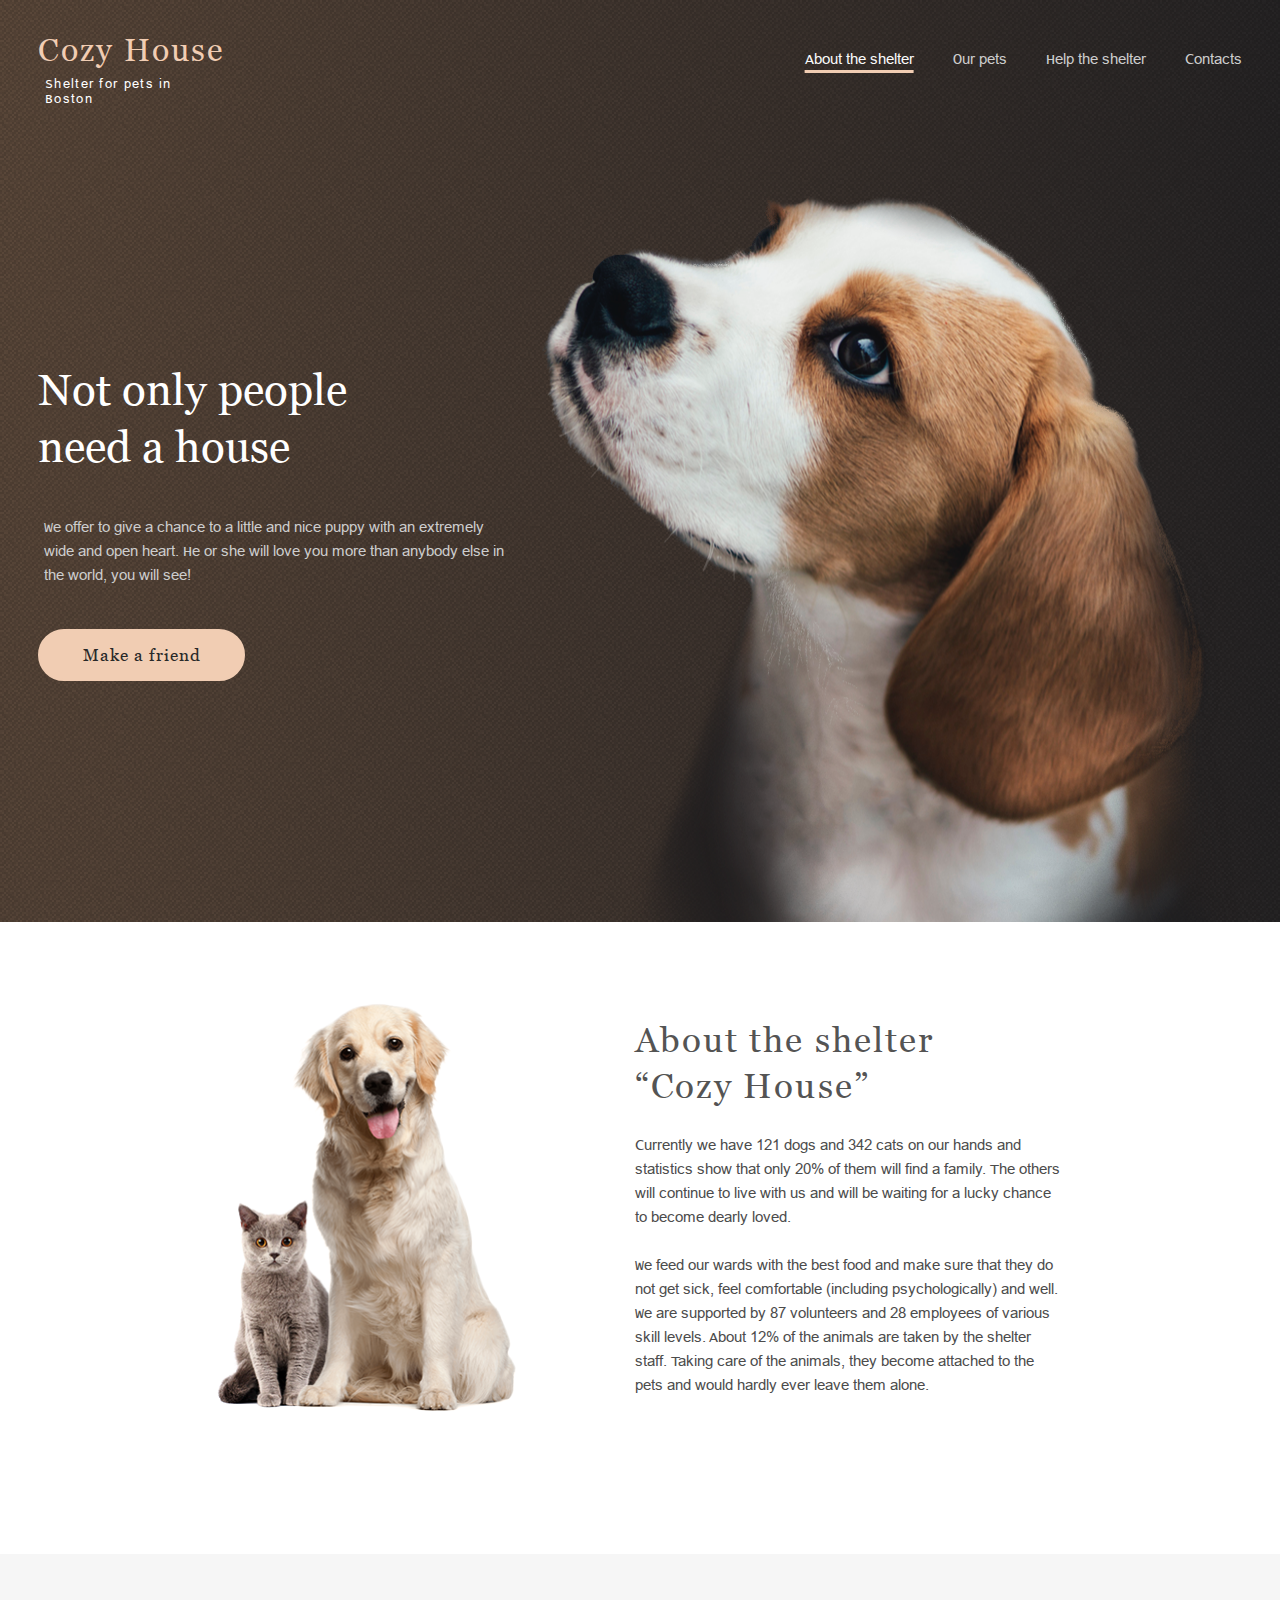
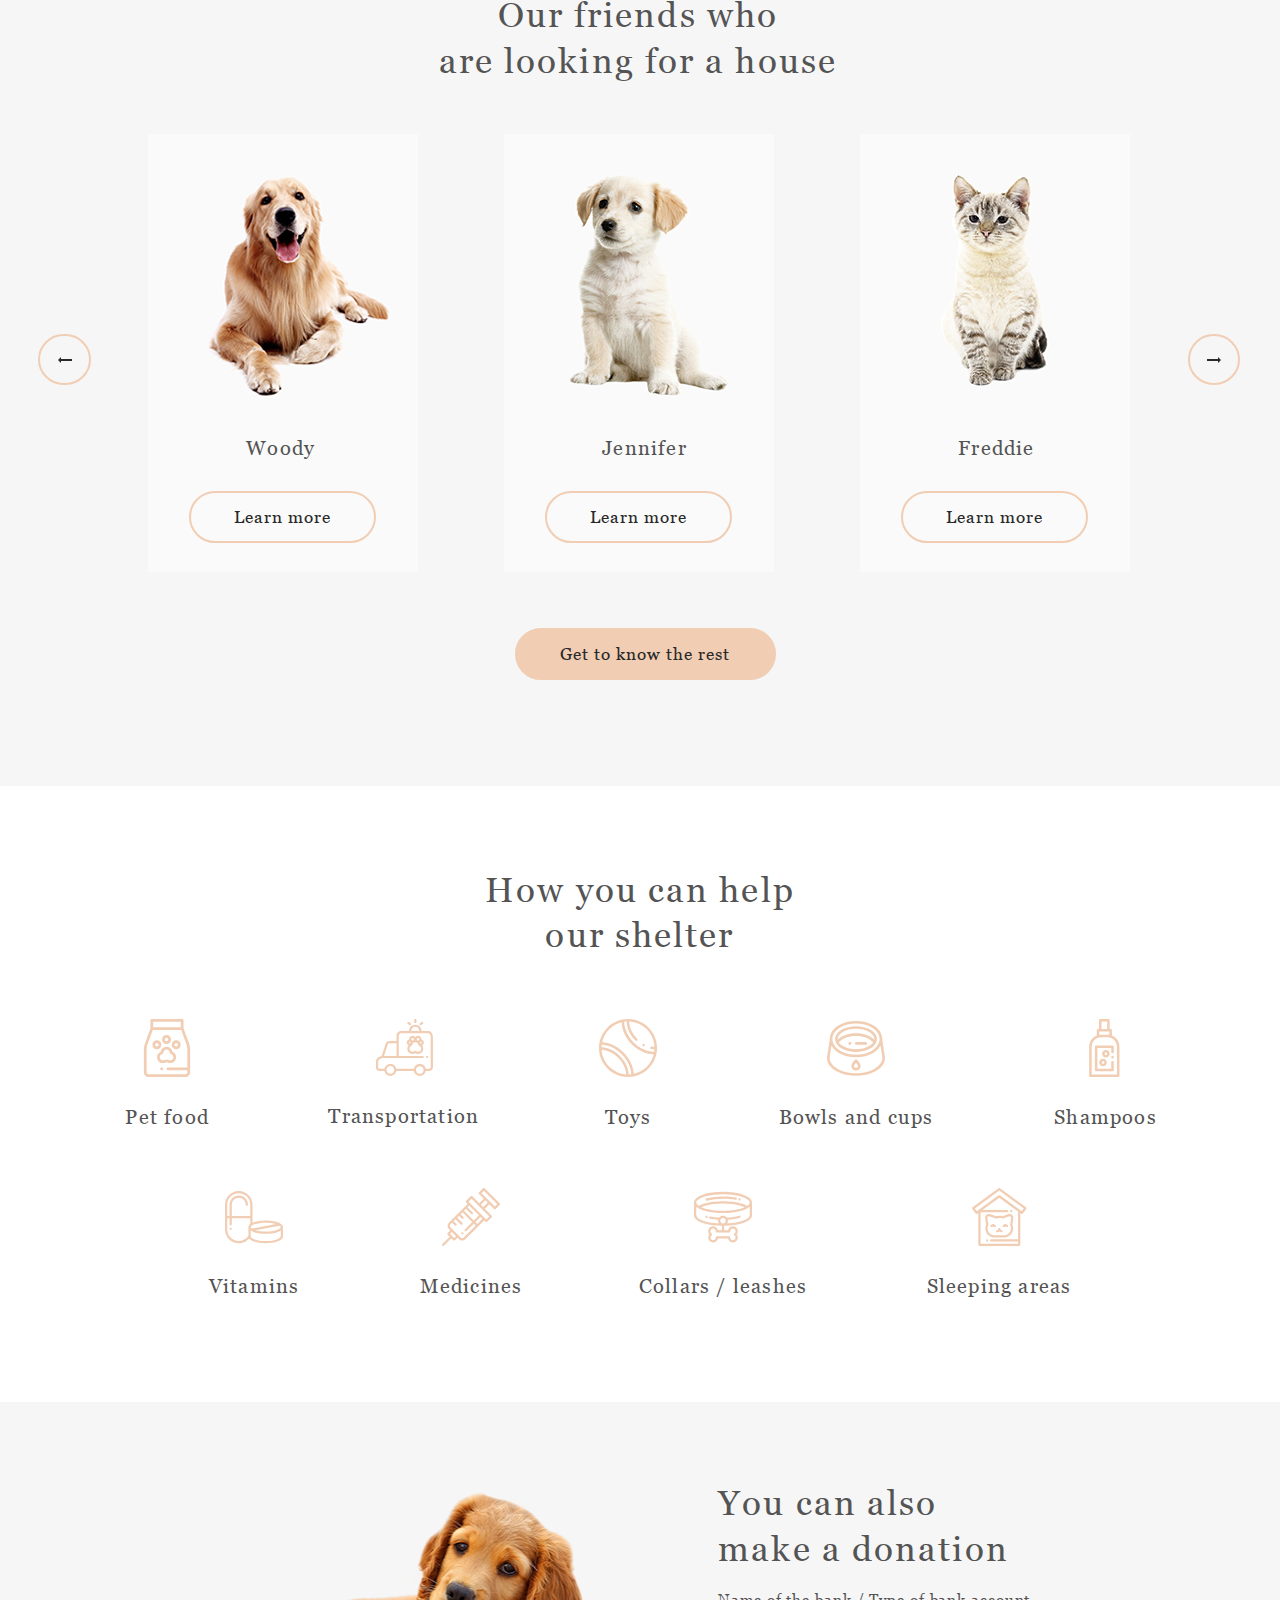
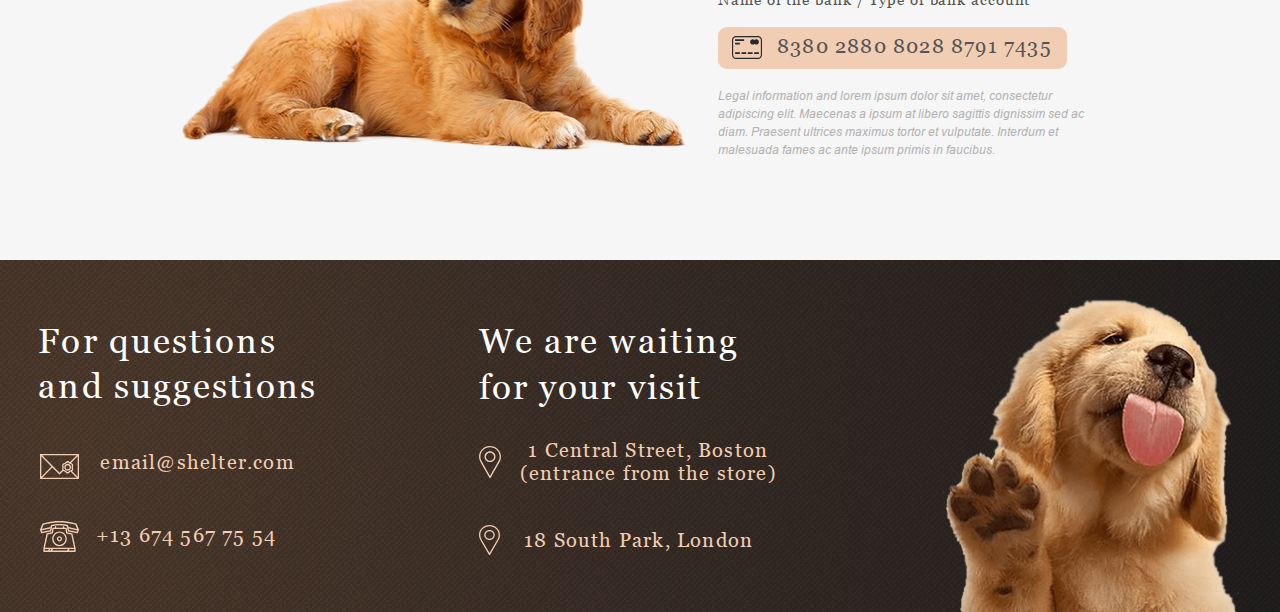
<file: index.html>
<!DOCTYPE html>
<html lang="en">

<head>
    <meta charset="UTF-8">
    <meta http-equiv="X-UA-Compatible" content="IE=edge">
    <meta name="viewport" content="width=device-width, initial-scale=1.0">
    <link rel="shortcut icon" href="assets/img/favicon.ico" type="image/x-icon">
    <link rel="stylesheet" href="style.css">
    <title>Cozy House</title>
</head>

<body>

    <div class="body-wrapper">
        <div class="overlay"></div>
        <header class="header">
            <div class="container-header">
                <div class="logo">
                    <a href="#" class="logo-link">
                        <div class="logo-title">Cozy House</div>
                        <div class="logo-subtitle">Shelter for pets in Boston</div>
                    </a>
                </div>
                <nav class="header-nav">
                    <ul class="list-nav">
                        <li class="list-item"><a href="#" class="list-item-link">About the shelter</a></li>
                        <li class="list-item"><a href="pets.html" class="list-item-link">Our pets</a></li>
                        <li class="list-item"><a href="#help" class="list-item-link">Help the shelter</a></li>
                        <li class="list-item"><a href="#footer" class="list-item-link">Contacts</a></li>
                    </ul>
                </nav>
            </div>
            <div class="burger-btn">
                <span class="burger-lines lin1"></span>
                <span class="burger-lines lin2"></span>
                <span class="burger-lines lin3"></span>
            </div>
        </header>
        <main class="main">
            <section class="not-only">
                <div class="container-not-only">
                    <div class="content-not-only">
                        <h1 class="main-title">Not only people need a house</h1>
                        <p class="desc">We offer to give a chance to a little and nice puppy with an extremely wide and
                            open
                            heart. He or she will love you more than anybody else in the world, you will see!</p>
                        <button onclick="location.href='#our-friends'" class="button-not-only button">Make a
                            friend</button>
                    </div>
                </div>
            </section>
            <section class="about">
                <div class="container-about">
                    <div class="content-about">
                        <h2 class="about-title">About the shelter<br> “Cozy House”</h2>
                        <p class="desc-about-1">Currently we have 121 dogs and 342 cats on our hands and statistics show
                            that only 20% of them will find a family. The others will continue to live with us and will
                            be
                            waiting for a lucky chance to become dearly loved.</p>
                        <p class="desc-about-2">We feed our wards with the best food and make sure that they do not get
                            sick, feel comfortable (including psychologically) and well. We are supported by 87
                            volunteers
                            and 28 employees of various skill levels. About 12% of the animals are taken by the shelter
                            staff. Taking care of the animals, they become attached to the pets and would hardly ever
                            leave
                            them alone.</p>
                    </div>
                </div>
            </section>
            <section class="our-friends" id="our-friends">

                <div class="pop-up-container">

                    <img src="assets/img/our-friends-pic2.png" alt="" class="pop-up-pet-pic">
                    <div class="content-pop-up">
                        <h2 class="name-pet">Jennifer</h2>
                        <h3 class="breed-pet">Dog - Labrador</h3>
                        <p class="description">Jennifer is a sweet 2 months old Labrador that is patiently waiting to
                            find a new forever home. This girl really enjoys being able to go outside to run and play,
                            but won't hesitate to play up a storm in the house if she has all of her favorite toys.</p>
                        <ul class="prop-pet">
                            <li class="age-pet prop-item"><strong>Age: </strong><span class="age-pet-data">2
                                    months</span></li>
                            <li class="inoculations-pet prop-item"><strong>Inoculations: </strong><span
                                    class="inoculations-pet-data">none</span></li>
                            <li class="diseases-pet prop-item"><strong>Diseases: </strong><span
                                    class="diseases-pet-data">none</span></li>
                            <li class="parasites-pet prop-item"><strong>Parasites: </strong><span
                                    class="parasites-pet-data">none</span></li>
                        </ul>
                    </div>
                    <div class="button-close"></div>
                </div>
                <div class="container-our-friends">
                    <h2 class="our-friends-title">Our friends who
                        <br>are looking for a house
                    </h2>
                    <div class="navigation-container">
                        <div class="navigation-back"></div>

                        <div class="navigation-forward"></div>
                    </div>
                    <div class="slider-wrapper">
                        <div class="slider-our-friends">
                        </div>
                    </div>
                    <button onclick="location.href='pets.html'" class="button-friends-more button">Get to know the
                        rest</button>
                </div>
            </section>
            <section class="help" id="help">
                <div class="container-help">
                    <h2 class="help-title">How you can help<br>
                        our shelter</h2>
                    <ul class="list-help-grid">
                        <li class="item-help l1">
                            <figure class="item-help-card">
                                <img src="./assets/svg/icon-pet-food.svg" alt="" class="help-card-pic p1">
                                <figcaption class="help-card-desc d1">Pet food</figcaption>
                            </figure>
                        </li>
                        <li class="item-help l2">
                            <figure class="item-help-card">
                                <img src="./assets/svg/icon-transportation.svg" alt="" class="help-card-pic p2">
                                <figcaption class="help-card-desc d2">Transportation</figcaption>
                            </figure>
                        </li>
                        <li class="item-help l3">
                            <figure class="item-help-card">
                                <img src="./assets/svg/icon-toys.svg" alt="" class="help-card-pic p3">
                                <figcaption class="help-card-desc d3">Toys</figcaption>
                            </figure>
                        </li>
                        <li class="item-help l4">
                            <figure class="item-help-card">
                                <img src="./assets/svg/icon-bowls-and-cups.svg" alt="" class="help-card-pic p4">
                                <figcaption class="help-card-desc d4">Bowls and cups</figcaption>
                            </figure>
                        </li>
                        <li class="item-help l5">
                            <figure class="item-help-card">
                                <img src="./assets/svg/icon-shampoos.svg" alt="" class="help-card-pic p5">
                                <figcaption class="help-card-desc d5">Shampoos</figcaption>
                            </figure>
                        </li>
                        <li class="item-help l6">
                            <figure class="item-help-card">
                                <img src="./assets/svg/icon-vitamins.svg" alt="" class="help-card-pic p6">
                                <figcaption class="help-card-desc d6">Vitamins</figcaption>
                            </figure>
                        </li>
                        <li class="item-help l7">
                            <figure class="item-help-card">
                                <img src="./assets/svg/icon-medicines.svg" alt="" class="help-card-pic p7">
                                <figcaption class="help-card-desc d7">Medicines</figcaption>
                            </figure>
                        </li>
                        <li class="item-help l8">
                            <figure class="item-help-card">
                                <img src="./assets/svg/icon-collars-leashes.svg" alt="" class="help-card-pic p8">
                                <figcaption class="help-card-desc d8">Collars / leashes</figcaption>
                            </figure>
                        </li>
                        <li class="item-help l9">
                            <figure class="item-help-card">
                                <img src="./assets/svg/icon-sleeping-area.svg" alt="" class="help-card-pic p9">
                                <figcaption class="help-card-desc d9">Sleeping areas</figcaption>
                            </figure>
                        </li>
                    </ul>
                </div>
            </section>
            <section class="in-addition">
                <div class="container-in-addition">
                    <div class="content-in-addition">
                        <h2 class="in-addition-title">You can also <br>make a donation</h2>
                        <p class="in-addition-sutitle">Name of the bank / Type of bank account</p>
                        <div class="credit-card"><a href="#" class="credit-card-link">8380 2880 8028 8791 7435</a></div>
                        <p class="in-addition-legal">Legal information and lorem ipsum dolor sit amet, consectetur
                            adipiscing elit. Maecenas a ipsum at libero sagittis dignissim sed ac diam. Praesent
                            ultrices
                            maximus tortor et vulputate. Interdum et malesuada fames ac ante ipsum primis in faucibus.
                        </p>
                    </div>
                </div>
            </section>
        </main>
        <footer class="footer" id="footer">
            <div class="container-footer">
                <div class="contacts-footer">
                    <h2 class="contacts-title">For questions and suggestions</h2>
                    <a href="mailto:email@shelter.com" class="link-contact">
                        <div class="email style-footer">email@shelter.com</div>
                    </a>
                    <a href="tel:+136745677554" class="link-contact">
                        <div class="phone style-footer">+13 674 567 75 54</div>
                    </a>
                </div>
                <div class="location-footer">
                    <h2 class="location-title">We are waiting for your visit</h2>
                    <a href="https://goo.gl/maps/GnjJahmwyATDRmj86" class="link-google">
                        <div class="first-place style-footer">1 Central Street, Boston<br> (entrance from the store)
                        </div>
                    </a>
                    <a href="https://goo.gl/maps/wUUq9NVHUDG6uwbW9" class="link-google">
                        <div class="second-place style-footer">18 South Park, London </div>
                    </a>
                </div>
            </div>
        </footer>
    </div>
    </div>
    <script src=index.js></script>
</body>

</html>
</file>
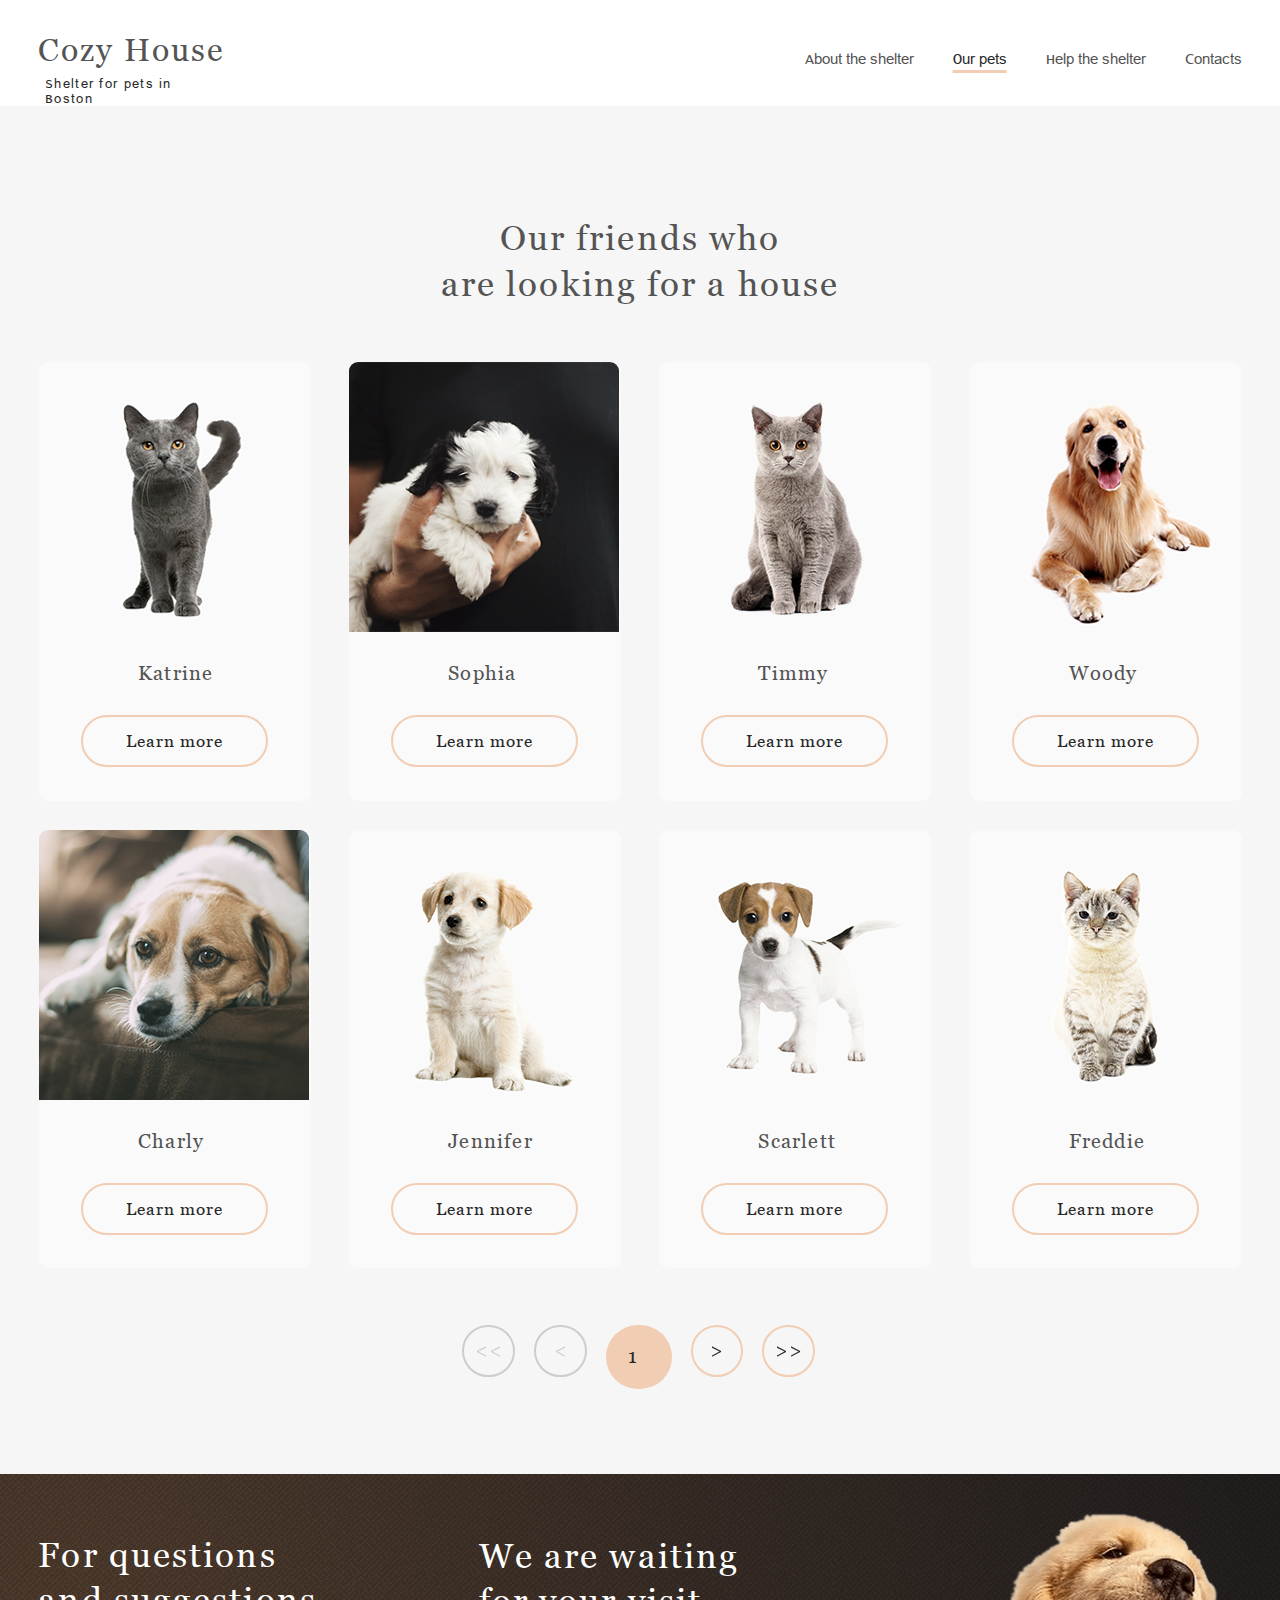
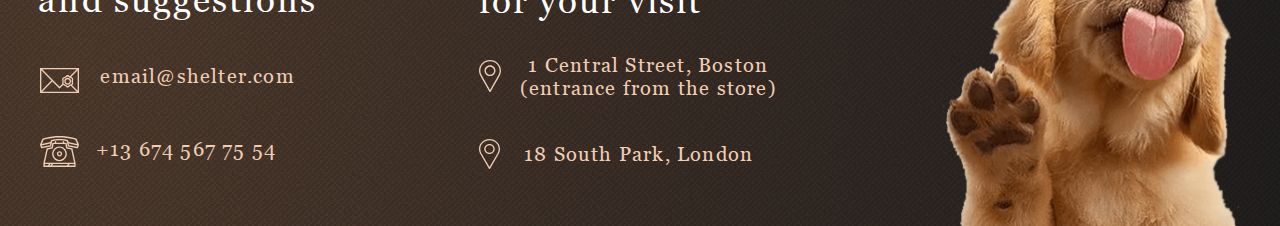
<file: pets.html>
<!DOCTYPE html>
<html lang="en">

<head>
    <meta charset="UTF-8">
    <meta http-equiv="X-UA-Compatible" content="IE=edge">
    <meta name="viewport" content="width=device-width, initial-scale=1.0">
    <link rel="shortcut icon" href="assets/img/favicon.ico" type="image/x-icon">
    <link rel="stylesheet" href="style-pets.css">
    <title>Cozy House -Pets</title>
</head>

<body>
    <div class="body-wrapper">
        <div class="overlay"></div>
        <header class="header">
            <div class="container-header">
                <div class="logo">
                    <a href="index.html" class="logo-link">
                        <div class="logo-title">Cozy House</div>
                        <div class="logo-subtitle">Shelter for pets in Boston</div>
                    </a>
                </div>
                <nav class="header-nav">
                    <ul class="list-nav">
                        <li class="list-item"><a href="index.html" class="list-item-link">About the shelter</a></li>
                        <li class="list-item"><a href="#" class="list-item-link">Our pets</a></li>
                        <li class="list-item"><a href="index.html#help" class="list-item-link">Help the shelter</a></li>
                        <li class="list-item"><a href="#footer" class="list-item-link">Contacts</a></li>
                    </ul>
                </nav>
            </div>
            <div class="burger-btn">
                <span class="burger-lines lin1"></span>
                <span class="burger-lines lin2"></span>
                <span class="burger-lines lin3"></span>
            </div>
        </header>
        <main>
            <section class="our-friends">
                <div class="pop-up-container">

                    <img src="assets/img/our-friends-pic2.png" alt="" class="pop-up-pet-pic">
                    <div class="content-pop-up">
                        <h2 class="name-pet">Jennifer</h2>
                        <h3 class="breed-pet">Dog - Labrador</h3>
                        <p class="description">Jennifer is a sweet 2 months old Labrador that is patiently waiting to
                            find a new forever home. This girl really enjoys being able to go outside to run and play,
                            but won't hesitate to play up a storm in the house if she has all of her favorite toys.</p>
                        <ul class="prop-pet">
                            <li class="age-pet prop-item"><strong>Age: </strong><span class="age-pet-data">2
                                    months</span></li>
                            <li class="inoculations-pet prop-item"><strong>Inoculations: </strong><span
                                    class="inoculations-pet-data">none</span></li>
                            <li class="diseases-pet prop-item"><strong>Diseases: </strong><span
                                    class="diseases-pet-data">none</span></li>
                            <li class="parasites-pet prop-item"><strong>Parasites: </strong><span
                                    class="parasites-pet-data">none</span></li>
                        </ul>
                    </div>
                    <div class="button-close"></div>
                </div>
                <div class="container-our-friends">
                    <h1 class="our-friends-title">Our friends who<br>
                        are looking for a house</h1>
                    <div class="our-friends-cards">
                        
                    </div>
                    <div class="navigation">
                        <div class="navigation-button fast-back"></div>
                        <div class="navigation-button back"></div>
                        <div class="navigation-button cur"></div>
                        <div class="navigation-button forward"></div>
                        <div class="navigation-button fast-forward"></div>
                    </div>
                </div>
            </section>
        </main>
        <footer class="footer" id="footer">
            <div class="container-footer">
                <div class="contacts-footer">
                    <h2 class="contacts-title">For questions and suggestions</h2>
                    <a href="mailto:email@shelter.com" class="link-contact">
                        <div class="email style-footer">email@shelter.com</div>
                    </a>
                    <a href="tel:+136745677554" class="link-contact">
                        <div class="phone style-footer">+13 674 567 75 54</div>
                    </a>
                </div>
                <div class="location-footer">
                    <h2 class="location-title">We are waiting for your visit</h2>
                    <a href="https://goo.gl/maps/GnjJahmwyATDRmj86" class="link-google">
                        <div class="first-place style-footer">1 Central Street, Boston<br> (entrance from the store)
                        </div>
                    </a>
                    <a href="https://goo.gl/maps/wUUq9NVHUDG6uwbW9" class="link-google">
                        <div class="second-place style-footer">18 South Park, London </div>
                    </a>
                </div>
            </div>
        </footer>
    </div>
    </div>
    <script src=index.js></script>
</body>

</html>
</file>
<file: style.css>
@font-face {
  font-display: swap;
  /* Check https://developer.mozilla.org/en-US/docs/Web/CSS/@font-face/font-display for other options. */
  font-family: 'Georgia';
  font-style: normal;
  font-weight: 400;
  src: url('assets/fonts/georgia.ttf') format('truetype');
}

@font-face {
  font-display: swap;
  /* Check https://developer.mozilla.org/en-US/docs/Web/CSS/@font-face/font-display for other options. */
  font-family: 'Georgia';
  font-style: italic;
  font-weight: bold;
  src: url('assets/fonts/georgia_bolditalic.ttf') format('truetype');
}

@font-face {
  font-display: swap;
  /* Check https://developer.mozilla.org/en-US/docs/Web/CSS/@font-face/font-display for other options. */
  font-family: 'Arial';
  font-style: normal;
  font-weight: 400;
  src: url('assets/fonts/arialmt.ttf') format('truetype');
}

@font-face {
  font-display: swap;
  /* Check https://developer.mozilla.org/en-US/docs/Web/CSS/@font-face/font-display for other options. */
  font-family: 'Arial';
  font-style: italic;
  font-weight: bold;
  src: url('assets/fonts/arial_bolditalicmt.ttf') format('truetype');
}

@font-face {
  font-display: swap;
  /* Check https://developer.mozilla.org/en-US/docs/Web/CSS/@font-face/font-display for other options. */
  font-family: 'Arial';
  font-style: italic;
  font-weight: 400;
  src: url('assets/fonts/arial-italic.ttf') format('truetype');
}

html {
  box-sizing: border-box;
  scroll-behavior: smooth;
}

*,
*::before,
*::after {
  box-sizing: inherit;
}

body {
  margin: 0;
  font-family: 'Georgia', 'Arial';
  background: url("./assets/img/noise_lines.png"), radial-gradient(100% 215.42% at 0% 0%, #5B483A 0%, #262425 100%), #211F20;
}

.body-wrapper {
  position: relative;
  width: 100%;
  overflow: hidden;
}

.body-wrapper::before {
  content: "";
  position: fixed;
  top: 0;
  left: 0;
  width: 100%;
  height: 100%;
  background-color: rgba(41, 41, 41, 0.6);
  z-index: 1;
  opacity: 0;
  pointer-events: none;
  transition: opacity 0.3s ease;
}

.body-wrapper.show-menu::before {
  opacity: 1;
  pointer-events: auto;
}

.overlay {
  position: fixed;
  top: 0;
  left: 0;
  width: 100%;
  height: 100%;
  background-color: rgba(41, 41, 41, 0.6);
  z-index: 2;
  opacity: 0;
  pointer-events: none;
  transition: opacity 0.3s ease;
}

.popUpOverlay .overlay {
  opacity: 1;
  pointer-events: auto;
}

/* HEADER START */

.header {
  width: 100%;
}

.container-header {
  max-width: 1280px;
  margin: 0 auto;
  display: flex;
  flex-direction: row;
  justify-content: space-between;
  padding-top: 2.5%;
  padding-left: 3%;
  padding-right: 3%;
}

.logo-link {
  text-decoration: none;
  transition: all 0.5s;
}

.logo-link:hover {
  filter: brightness(150%);
}

.logo-title {
  font-family: 'Georgia';
  font-style: normal;
  font-weight: 400;
  font-size: 32px;
  line-height: 110%;
  letter-spacing: 0.06em;
  color: #F1CDB3;
}

.logo-subtitle {
  padding-top: 5%;
  padding-left: 3.6%;
  font-family: 'Arial';
  font-style: normal;
  font-weight: 400;
  font-size: 13px;
  line-height: 15px;
  letter-spacing: 0.1em;
  color: #FFFFFF;
}

.list-nav {
  display: flex;
  flex-direction: row;
  list-style: none;
  font-family: 'Arial';
  font-style: normal;
  font-weight: 400;
  font-size: 15px;
  line-height: 160%;
}

.list-item:not(:last-child) {
  margin-right: 2.6em;
}

.list-item-link {
  text-decoration: none;
  color: #CDCDCD;
  transition: all 0.5s;
}

.list-item:first-child .list-item-link:first-child {
  color: #FAFAFA;
  text-decoration: underline;
  text-decoration-color: #F1CDB3;
  text-decoration-thickness: 3px;
  text-underline-offset: 40%;
}

.list-item-link:hover {
  color: #FAFAFA;
}

.list-item-link:focus {
  color: #FAFAFA;
  text-decoration: underline;
  text-decoration-color: #F1CDB3;
  text-decoration-thickness: 3px;
  text-underline-offset: 40%;
}

.burger-btn {
  display: none;
  position: absolute;
  top: 48px;
  right: 20px;
  z-index: 30;
  width: 30px;
  background-color: transparent;
  transition: 0.7s;
}

.burger-lines {
  position: absolute;
  width: 100%;
  height: 2px;
  background-color: #F1CDB3;
  transition: all 0.5s;
}

.active-burger-btn {
  top: 60px;
  right: 33px;
  transform: rotate(-90deg);
}

.lin1 {
  top: 1px
}

.lin2 {
  top: 11px;
}

.lin3 {
  top: 21px;
}

/* NOT-ONLY */

.container-not-only {
  max-width: 1280px;
  min-height: 51em;
  margin: 0 auto;
  padding-top: 2.5%;
  padding-left: 3%;
  padding-right: 3%;
  background-image: url(./assets/img/not-only-pic.png);
  background-size: 54.5%;
  background-repeat: no-repeat;
  background-position: right 40px top 100%;
}

.content-not-only {
  display: flex;
  flex-direction: column;
  margin-top: 18.5%;
  margin-right: 61%;
}

.main-title {
  margin: 0;
  padding-right: 13%;
  font-family: 'Georgia';
  font-style: normal;
  font-weight: 400;
  font-size: 44px;
  line-height: 130%;
  color: #FFFFFF;
}

.desc {
  font-family: 'Arial';
  font-style: normal;
  font-weight: 400;
  font-size: 15px;
  line-height: 160%;
  color: #CDCDCD;
  margin: 0;
  padding-top: 8.4%;
  padding-left: 1.1%;
}

.button-not-only {
  width: 207px;
  height: 52px;
  border: 2px solid #F1CDB3;
  border-radius: 100px;
  font-family: 'Georgia';
  margin-top: 9%;
  font-style: normal;
  font-weight: 400;
  font-size: 17px;
  line-height: 130%;
  letter-spacing: 0.06em;
  color: #292929;
  background: #F1CDB3;
  cursor: pointer;
  transition: all 0.5s;
}

.button-not-only:hover {
  background: #FDDCC4;
}

/* ABOUT */

.about {
  background: #FFFFFF;
}

.container-about {
  max-width: 1280px;
  min-height: 39.5em;
  margin: 0 auto;
  padding-top: 2.5%;
  padding-left: 3%;
  padding-right: 3%;
  background-image: url(./assets/img/about-pic.png);
  background-size: 23.5%;
  background-repeat: no-repeat;
  background-position: left 216px top 36%;
}

.content-about {
  width: 85%;
  display: flex;
  flex-direction: column;
  margin-top: 5.2%;

}

.about-title {
  margin: 0;
  padding-left: 58.3%;
  font-family: 'Georgia';
  font-style: normal;
  font-weight: 400;
  font-size: 35px;
  line-height: 130%;
  letter-spacing: 0.06em;
  color: #545454;
}

.desc-about-1 {
  margin-top: 2.4%;
  padding-left: 58.3%;
  font-family: 'Arial';
  font-style: normal;
  font-weight: 400;
  font-size: 15px;
  line-height: 160%;
  color: #4C4C4C;
}

.desc-about-2 {
  margin: 0.9% 0 0 0;
  padding-left: 58.3%;
  font-family: 'Arial';
  font-style: normal;
  font-weight: 400;
  font-size: 15px;
  line-height: 160%;
  color: #4C4C4C;
}

/* OUR_FRIENDS */

.our-friends {
  position: relative;
  background: #F6F6F6;
}

.pop-up-container {
  position: absolute;
  left: 9em;
  top: 9em;
  margin: 0 auto;
  width: 77.5%;
  min-height: 500px;
  border-radius: 9px 9px 9px 9px;
  display: flex;
  flex-direction: row;
  background: #FAFAFA;
  z-index: 2;
  transition: all 0.5s;
  visibility: hidden;
  opacity: 0;
}

.content-pop-up {
  margin-left: 3%;
  padding-top: 2.5%;

}

.pop-up-pet-pic {
  width: 500px;
  height: 500px;
  border-radius: 9px 0px 0px 9px;
  object-fit: cover;
  margin-top: 0;

}

.name-pet {
  font-family: 'Georgia';
  font-style: normal;
  font-weight: 400;
  font-size: 35px;
  line-height: 130%;
  letter-spacing: 0.06em;
  color: #000000;
  margin: 0;
  padding-top: 7%;
}

.breed-pet {
  font-family: 'Georgia';
  font-style: normal;
  font-weight: 400;
  font-size: 20px;
  line-height: 115%;
  letter-spacing: 0.06em;
  color: #000000;
  margin-top: 2%;
}

.description {
  font-family: 'Georgia';
  font-style: normal;
  font-weight: 400;
  font-size: 15px;
  line-height: 110%;
  letter-spacing: 0.06em;
  color: #000000;
  padding-top: 5%;
  padding-right: 15%;
}

.prop-pet {
  margin: 0;
  padding-left: 0;
  padding-top: 7%;
  list-style: none;
}

.prop-item {
  padding-bottom: 3.1%;
  font-family: 'Georgia';
  font-style: normal;
  font-weight: 400;
  font-size: 15px;
  line-height: 110%;
  letter-spacing: 0.06em;
  color: #000000;
}

.prop-item::before {
  content: "•";
  color: #F1CDB3;
  margin-right: 6px;
}


.button-close {
  position: absolute;
  right: -50px;
  top: -50px;
  width: 3.3em;
  height: 3.2em;
  margin-top: 0.1%;
  border: 2px solid #F1CDB3;
  border-radius: 100px;
  background-color: transparent;
  background-image: url('./assets/svg/close-pop-up-pic.svg');
  background-repeat: no-repeat;
  background-position: center;
  cursor: pointer;
  transition: all 0.5s;
  z-index: 9999;
}
.button-close:hover{
  scale: 1.1;
}

.container-our-friends {
  position: relative;
  max-width: 1280px;
  min-height: 52em;
  margin: 0 auto;
  padding-top: 2.5%;
  padding-left: 8%;
  padding-right: 3%;
}

.our-friends-title {
  width: 100%;
  height: 3em;
  margin: 0 0 0 0;
  padding-top: 0.5%;
  padding-left: 1%;
  padding-right: 7%;
  font-family: 'Georgia';
  font-style: normal;
  font-weight: 400;
  font-size: 35px;
  line-height: 130%;
  letter-spacing: 0.06em;
  text-align: center;
  color: #545454;
}

.navigation-container {
  width: 95%;
  top: 45.5%;
  left: 3%;
  padding-right: 14px;

  display: flex;
  flex-direction: row;
  justify-content: space-between;
  position: absolute;
}

.slider-wrapper {
  width: 67.5em;
  overflow: hidden;
}

.slider-our-friends {
  position: relative;
  left: -71em;
  display: flex;
  flex-direction: row;
  margin: 0;
  padding-left: 6.5%;
  padding-top: 2.5%;
}

.navigation-back {
  width: 3.3em;
  height: 3.2em;
  margin-top: 0.1%;
  border: 2px solid #F1CDB3;
  border-radius: 100px;
  background-image: url('./assets/svg/arrow-left.svg');
  background-repeat: no-repeat;
  background-position: center;
  cursor: pointer;
  transition: all 0.5s;
  z-index: 1;
}

.navigation-back:hover {
  background: #FDDCC4;
  border: 2px solid #FDDCC4;
  background-image: url('./assets/svg/arrow-left.svg');
  background-repeat: no-repeat;
  background-position: center;
}

.pets-card {
  margin: 16px 43px 0 43px;
  width: 17.2em;
  background: #FAFAFA;
  cursor: pointer;
  transition: all 0.5s;
}

.pets-card:hover {
  background: #FFFFFF;
  scale: 1.05;
}

.pets-card:hover .button-friends {
  background: #FDDCC4;
}

.pet-pic {
  width: 270px;
  height: 270px;
  object-fit: cover;
  border-radius: 9px 9px 0 0;
}

.pet-name {
  padding-top: 3.5%;
  padding-left: 36.5%;
  font-family: 'Georgia';
  font-style: normal;
  font-weight: 400;
  font-size: 20px;
  line-height: 23px;
  display: flex;
  align-items: center;
  text-align: center;
  letter-spacing: 0.06em;
  color: #545454;
}

.button-friends {
  width: 187px;
  height: 52px;
  margin-top: 4%;
  margin-left: 15.5%;
  margin-bottom: 11%;
  border: 2px solid #F1CDB3;
  border-radius: 100px;
  background: #FAFAFA;
  font-family: 'Georgia';
  font-style: normal;
  font-weight: 400;
  font-size: 17px;
  line-height: 130%;
  letter-spacing: 0.06em;
  color: #292929;
  cursor: pointer;
  transition: all 0.5s;
}

.navigation-forward {
  width: 3.3em;
  height: 3.2em;
  margin-top: 0.1%;
  border: 2px solid #F1CDB3;
  border-radius: 100px;
  background-image: url('./assets/svg/arrow-right.svg');
  background-repeat: no-repeat;
  background-position: center;
  cursor: pointer;
  transition: all 0.5s;
  z-index: 1;
}

.navigation-forward:hover {
  background: #FDDCC4;
  border: 2px solid #FDDCC4;
  background-image: url('./assets/svg/arrow-right.svg');
  background-repeat: no-repeat;
  background-position: center;
}

.button-friends-more {
  width: 261px;
  height: 52px;
  margin-top: 4.9%;
  margin-left: 36.2%;
  border: 2px solid #F1CDB3;
  border-radius: 100px;
  background: #F1CDB3;
  font-family: 'Georgia';
  font-style: normal;
  font-weight: 400;
  font-size: 17px;
  line-height: 130%;
  letter-spacing: 0.06em;
  color: #292929;
  cursor: pointer;
  transition: all 0.5s;
}

.button-friends-more:hover {
  border: 2px solid #FDDCC4;
  background: #FDDCC4;
}

@keyframes spin-slider-forward {
  0% {
    transform: rotate(0deg);
  }

  100% {
    transform: rotate(360deg);
  }
}

@keyframes spin-slider-backward {
  0% {
    transform: rotate(0deg);
  }

  100% {
    transform: rotate(-360deg);
  }
}


.transition-slider-forward {
  animation-name: spin-slider-forward;
  animation-duration: 0.5s;

}

.transition-slider-backward {
  animation-name: spin-slider-backward;
  animation-duration: 0.5s;

}


/* HELP */

.help {
  background: #FFFFFF;
}

.container-help {
  max-width: 1280px;
  min-height: 38.5em;
  margin: 0 auto;
  padding-top: 2.5%;
  padding-left: 3%;
  padding-right: 3%;
  display: flex;
  flex-direction: column;
}

.help-title {
  margin-top: 4%;
  font-family: 'Georgia';
  font-style: normal;
  font-weight: 400;
  font-size: 35px;
  line-height: 130%;
  text-align: center;
  letter-spacing: 0.06em;
  color: #545454;
}

.list-help-grid {
  display: grid;
  grid-template-areas:
    "l1 l1 l2 l2 l3 l3 l3 l4 l4 l5 l5"
    " . l6 l6 l7 l7 l7 l8 l8 l9 l9 .";
  column-gap: 1px;
  row-gap: 59px;
  margin-top: 32px;
  list-style: none;
  font-family: 'Georgia';
  font-style: normal;
  font-weight: 400;
  font-size: 20px;
  line-height: 115%;
  color: #545454;
  letter-spacing: 0.06em;
}

.l1 {
  grid-area: l1;
  padding-left: 18px;
}

.l2 {
  grid-area: l2;
  padding-left: 59px;
}

.l3 {
  grid-area: l3;
  padding-left: 0;
}

.l4 {
  grid-area: l4;
  padding-right: 48px;
}

.l5 {
  grid-area: l5;
  padding-right: 44px;
}

.l6 {
  grid-area: l6;
  padding-right: 17px;
}

.l7 {
  grid-area: l7;
  padding-right: 41px;
}

.l8 {
  grid-area: l8;
  padding-right: 47px;
}

.l9 {
  grid-area: l9;
  padding-right: 24px;
}

.item-help-card {
  display: flex;
  flex-direction: column;
  align-items: center;
  margin: 0;
  padding-right: 1%;
}

.help-card-pic {
  margin-right: 1px;
  margin-left: 1px;
  padding-left: 1px;
  padding-right: 1px;
  width: 3em;
}

.help-card-desc {
  margin-top: 29px;
}

/* IN-ADDITION */

.in-addition {
  background: #F6F6F6;
}

.container-in-addition {
  max-width: 1280px;
  min-height: 28.6em;
  margin: 0 auto;
  padding-top: 2.5%;
  padding-left: 3%;
  padding-right: 3%;
  background-image: url(./assets/img/in-addition-pic.png);
  background-size: 39.5%;
  background-repeat: no-repeat;
  background-position: left 182px top 45%;
}

.content-in-addition {
  width: 87%;
  display: flex;
  flex-wrap: wrap;
  flex-direction: column;
  margin-top: 3.8%;
  padding-left: 56.5%;
}

.in-addition-title {
  margin: 0;
  font-family: 'Georgia';
  font-style: normal;
  font-weight: 400;
  font-size: 35px;
  line-height: 130%;
  letter-spacing: 0.06em;
  color: #545454;
}

.in-addition-sutitle {
  margin-top: 5.3%;
  font-family: 'Georgia';
  font-style: normal;
  font-weight: 400;
  font-size: 15px;
  line-height: 110%;
  letter-spacing: 0.06em;
  color: #545454;

}

.credit-card {
  width: 95%;
  min-height: 2.1em;
  margin-top: 5px;
  padding-top: 8px;
  padding-right: 15px;
  padding-left: 43px;
  font-family: 'Georgia';
  font-style: normal;
  font-weight: 400;
  font-size: 20px;
  line-height: 115%;
  letter-spacing: 0.06em;
  text-align: end;
  color: #545454;
  background: #F1CDB3;
  border-radius: 9px;
  background-image: url(./assets/svg/credit-card.svg);
  background-size: 8.5%;
  background-repeat: no-repeat;
  background-position: left 14px top 44%;
}

.credit-card-link {
  text-decoration: none;
  color: #545454;
  transition: all 0.5s;
}

.credit-card-link:hover {
  filter: brightness(150%);
}

.in-addition-legal {
  margin-top: 5%;
  font-family: 'Arial';
  font-style: italic;
  font-weight: 400;
  font-size: 12px;
  line-height: 150%;
  color: #B2B2B2;
}

/* FOOTER */

.footer {
  background: url(./assets/img/noise_lines.png),
    radial-gradient(110.67% 538.64% at 5.73% 50%, #513D2F 0%, #1A1A1C 100%),
    #211F20;
}

.container-footer {
  max-width: 1280px;
  min-height: 22em;
  margin: 0 auto;
  padding-top: 2.5%;
  padding-left: 3%;
  padding-right: 3%;
  display: flex;
  flex-direction: row;
  background-image: url(./assets/img/footer-pic.png);
  background-size: 23.3%;
  background-repeat: no-repeat;
  background-position: right 40px top 100%;
}

.contacts-footer {
  width: 37%;
}

.contacts-title {
  width: 69%;
  margin-top: 5.8%;
  font-family: 'Georgia';
  font-style: normal;
  font-weight: 400;
  font-size: 35px;
  line-height: 130%;
  letter-spacing: 0.06em;
  color: #FFFFFF;
}

.style-footer {
  font-family: 'Georgia';
  font-style: normal;
  font-weight: 400;
  font-size: 20px;
  line-height: 115%;
  letter-spacing: 0.06em;
  color: #F1CDB3;
}

.email {
  width: 57%;
  min-height: 2.2em;
  margin: 9.6% 0 6% 0;
  padding-left: 62px;
  text-align: end;
  background-image: url(./assets/svg/icon-email.svg);
  background-size: 15.5%;
  background-repeat: no-repeat;
  background-position: left 2px top 0;
}

.phone {
  width: 54%;
  min-height: 2.2em;
  text-align: end;
  padding-top: 0.6%;
  padding-left: 53px;
  background-image: url(./assets/svg/icon-phone.svg);
  background-size: 16.5%;
  background-repeat: no-repeat;
  background-position: left 2px top 0%;
}

.link-contact {
  text-decoration: none;
  transition: all 0.5s;
}

.link-contact:hover {
  filter: brightness(150%);
}

.location-footer {
  width: 55%;
  margin-right: 9%;
}

.location-title {
  width: 48%;
  margin-top: 4%;
  font-family: 'Georgia';
  font-style: normal;
  font-weight: 400;
  font-size: 35px;
  line-height: 130%;
  letter-spacing: 0.06em;
  color: #FFFFFF;
}

.first-place {
  width: 50%;
  min-height: 2.2em;
  margin: 4.6% 0 6% 0;
  padding-left: 12px;
  text-align: center;
  background-image: url(./assets/svg/pin.svg);
  background-size: 6.7%;
  background-repeat: no-repeat;
  background-position: left 0px top 44%;
}

.second-place {
  width: 47%;
  min-height: 2.2em;
  text-align: center;
  padding-top: 0.6%;
  padding-left: 12px;
  background-image: url(./assets/svg/pin.svg);
  background-size: 6.7%;
  background-repeat: no-repeat;
}

.link-google {
  text-decoration: none;
  transition: all 0.5s;
}

.link-google:hover {
  filter: brightness(150%);
}


/* MEDIA */

@media all and (max-width: 1178px) {

  .container-about {
    background-size: 20%;
  }

  .navigation-back {
    margin-left: -2%;
  }

  .pic3 {
    display: none;
  }

  .pets-card {
    margin: 16px 39px 0 0;

  }

  .container-in-addition {
    background-size: 31%;
  }

}

/* FIRST TASK BREAKPOINT 768px */

@media all and (max-width: 768px) {

  /* ****************************** */

  .container-header {
    padding-top: 4%;
    padding-left: 4%;
    padding-right: 3.9%;
  }

  .list-item:not(:last-child) {
    margin-right: 2.55em;
  }

  /* ****************************** */

  .container-not-only {
    min-height: 67.2em;
    background-size: 74%;
    background-position: right 30px top 100%;
  }

  .content-not-only {
    margin-top: 5.8%;
    margin-right: 18%;
    margin-left: 18%;
  }

  .desc {
    padding-top: 8.7%;
  }

  .button-not-only {
    margin-top: 9.1%;
    margin-left: 27.7%;
  }

  /* ****************************** */

  .container-about {
    min-height: 65.5em;
    background-size: 39%;
    background-position: left 234px top 84.6%;
  }

  .content-about {
    width: 86%;
    margin-top: 8.5%;
  }

  .about-title {
    padding-left: 23.3%;
  }

  .desc-about-1 {
    margin-top: 4.1%;
    padding-left: 23.3%;
    padding-right: 9%;
  }

  .desc-about-2 {
    margin: 1.2% 0 0 0;
    padding-left: 23.3%;
    padding-right: 9%;
  }

  /* ****************************** */

  .container-our-friends {
    min-height: 54.8em;
    padding-left: 14%;
  }

  .pop-up-container {
    width: 86%;
    min-height: 351px;
    left: 3em;
    top: 14em;

  }

  .pop-up-pet-pic {
    width: 350px;
    height: 350px;

  }

  .content-pop-up {
    margin-left: 2%;
    padding-top: 1.5%;
  }

  .name-pet {
    padding-top: 0%;
  }

  .description {
    font-size: 13px;
    line-height: 110%;
    letter-spacing: 0.06em;
    padding-top: 2%;
    padding-right: 16%;
  }

  .prop-pet {
    padding-top: 2%;
    padding-right: 16%;
  }

  .our-friends-title {
    padding-top: 8.5%;
  }

  .navigation-container {
    top: 48%;
  }

  .navigation-back {
    margin-left: 1%;
  }

  .slider-wrapper {
    width: 35em;
    overflow: hidden;
  }

  .slider-our-friends {
    left: -43em;
    padding-top: 12.5%;
    padding-left: 12%;
  }

  .pets-card {
    margin: 16px 33px 0 0;
  }

  .pet-name {
    padding-top: 2%;
  }

  .pic3 {
    display: block;
  }

  .button-friends-more {
    margin-top: 7.9%;
    margin-left: 23%;
  }

  /* ****************************** */

  .container-help {
    min-height: 48.7em;
  }

  .help-title {
    margin-top: 8.5%;
  }

  .list-help-grid {
    grid-template-areas:
      "l1 l2 l3"
      "l4 l5 l6"
      "l7 l8 l9";
    row-gap: 58px;
  }

  .l1 {
    padding-left: 0;
    padding-right: 44px;
  }

  .l2 {
    padding-left: 0;
    padding-right: 51px;
  }

  .l3 {
    padding-right: 45px;
  }

  .l4 {
    padding-right: 47px;
  }

  .l5 {
    padding-right: 49px;
  }

  .l6 {
    padding-right: 46px;
  }

  .l7 {
    padding-right: 47px;
  }

  .l8 {
    padding-right: 45px;
  }

  .l9 {
    padding-right: 42px;
  }

  /* ****************************** */

  .container-in-addition {
    min-height: 48.9em;
    background-size: 66%;
    background-position: left 130px top 81%;
  }

  .content-in-addition {
    margin-top: 8.5%;
    padding-left: 23.5%;
    padding-right: 12%;
  }

  /* ****************************** */

  .container-footer {
    min-height: 40em;
    background-size: 38.8%;
    background-position: center top 100%;

  }

  .contacts-footer {
    width: 100%;
  }

  .contacts-title {
    width: 95%;
    margin-top: 3%;
    padding-bottom: 3%;
    padding-left: 12%;
  }

  .email {
    width: 81%;
    padding-left: 100px;
    background-size: 13.5%;
    background-position: left 42px bottom 16px;
  }

  .phone {
    width: 78%;
    padding-top: 1%;
    padding-left: 86px;
    background-size: 14.5%;
    background-position: left 39px top 0%;
  }

  .location-footer {
    width: 100%;
    margin-right: 0;
  }

  .location-title {
    width: 85%;
    margin-top: 3%;
    padding-left: 19px;
  }

  .first-place {
    width: 87%;
    margin: 9.6% 0 6% 0;
    padding-left: 42px;
    background-size: 7.2%;
    background-position: left 17px top 44%;
  }

  .second-place {
    width: 84%;
    padding-top: 3.6%;
    padding-left: 43px;
    background-position: left 19px top 68%;
  }
}

/* INTERMEDIATE BREAKPOINT */

@media all and (max-width: 767px) {

  .header-nav {
    position: absolute;
    width: 320px;
    right: -100%;
    top: 0;
    transition: all 0.5s;
    z-index: 9;
  }

  .active-nav {
    right: 0;
  }

  .list-nav {
    min-height: 100vh;
    margin: 0;
    display: flex;
    flex-direction: column;
    justify-content: center;
    align-items: center;
    list-style: none;
    font-family: 'Arial';
    font-style: normal;
    font-weight: 400;
    font-size: 32px;
    line-height: 160%;
    background: #292929;
  }

  .list-item:not(:last-child) {
    margin-right: 0;
    padding-bottom: 40px;
  }

  .list-item {
    padding-right: 40px;
  }

  .burger-btn {
    position: absolute;
    display: block;
  }
}

@media all and (max-width: 752px) {

  .pic2 {
    display: none;
  }
}


@media all and (max-width: 546px) {

  .navigation-container {
    top: 74%;
    width: 77%;
    left: 13%;
  }

  .button-friends-more {
    margin-top: 52.9%;
    margin-left: 8%;
  }

  .list-help-grid {
    grid-template-areas:
      "l1 l2"
      "l3 l4"
      "l5 l6"
      "l7 l8"
      "l9 .";
    padding-left: 2px;
  }
}

@media all and (max-width: 456px) {
  .button-not-only {
    margin-left: 2.7%;
  }

  .container-about {
    background-position: left 94px top 97.6%;
  }

  .list-help-grid {
    row-gap: 3px;
  }

  .l1 {
    padding-right: 4px;
  }

  .l2 {
    padding-right: 4px;
  }

  .l3 {
    padding-right: 4px;
  }

  .l4 {
    padding-right: 4px;
  }

  .l5 {
    padding-right: 4px;
  }

  .l6 {
    padding-right: 4px;
  }

  .l7 {
    padding-right: 4px;
  }

  .l8 {
    padding-right: 4px;
  }

  .l9 {
    padding-right: 4px;
  }

  .help-card-pic {
    width: 2.6em;
  }

  .container-in-addition {
    background-position: left 53px top 93%;
  }

  .container-footer {
    min-height: 60em;
    flex-wrap: wrap;
  }

  .email {
    background-position: left 42px bottom 8px;
  }
}

/* SECOND TASK BREAKPOINT 320px */

@media all and (max-width: 320px) {
  .container-header {
    padding-top: 10%;
    padding-left: 6%;
  }

  /* ****************************** */

  .container-not-only {
    min-height: 45.7em;
    background-size: 82%;
    background-position: right 9px top 100%;
  }

  .content-not-only {
    width: 100%;
    margin-top: 16.8%;
    margin-right: 1%;
    margin-left: 0;
    text-align: center;
  }

  .main-title {
    padding-right: 13%;
    padding-left: 13%;
    font-size: 25px;
    letter-spacing: 0.06em;
  }

  .desc {
    padding-top: 13.8%;
  }

  .button-not-only {
    margin-top: 14%;
    margin-left: 15.7%;
  }

  /* ****************************** */

  .container-about {
    min-height: 60.9em;
    background-size: 80.7%;
    background-position: left 31px top 93%;
  }

  .content-about {
    width: 100%;
    margin-top: 11.3%;
    margin-right: 1%;
    margin-left: 0;
    text-align: justify;
  }

  .about-title {
    padding-left: 0;
    font-size: 25px;
    letter-spacing: 0.06em;
    text-align: center;
  }

  .desc-about-1 {
    margin-top: 8.3%;
    padding-left: 5.3%;
    padding-right: 5%;
  }

  .desc-about-2 {
    margin-top: 2%;
    padding-left: 5.3%;
    padding-right: 5%;
  }

  /* ****************************** */

  .container-our-friends {
    min-height: 49.4em;
    padding-left: 9%;
  }

  .pop-up-container {
    width: 84%;
    min-height: 394px;
    left: 2em;
    top: 12em;
  }

  .pop-up-pet-pic {
    display: none;
  }

  .content-pop-up {
    margin-left: 4%;
    padding-top: 5.5%;

  }

  .name-pet {
    text-align: center;
    padding-right: 14%;
    padding-top: 0%;
  }

  .breed-pet {
    text-align: center;
    padding-right: 16%;
  }

  .description {
    font-size: 13px;
    line-height: 110%;
    letter-spacing: 0.06em;
    padding-top: 1%;
    padding-right: 14%;
  }

  .prop-pet {
    padding-top: 3%;
    padding-right: 16%;
  }

  .button-close {
    right: -10px;
  }

  .our-friends-title {
    padding-top: 11.2%;
    padding-left: 3px;
    font-size: 25px;
    letter-spacing: 0.06em;
    text-align: center;
  }

  .navigation-container {
    top: 80.3%;
    width: 62.7%;
    left: 22.4%;
  }

  .slider-wrapper {
    width: 52em;
  }

  .slider-our-friends {
    left: -24.5em;
    padding-top: 8%;
    padding-left: 11%;
  }

  .button-friends-more {
    margin-top: 38.2%;
    margin-left: 2.5%;
  }

  .pic2 {
    display: block;
  }

  /* ****************************** */

  .container-help {
    min-height: 46.7em;
  }

  .help-title {
    padding-top: 3%;
    padding-left: 2px;
    font-size: 25px;
    letter-spacing: 0.06em;
    text-align: center;
  }

  .list-help-grid {
    padding-left: 13px;
    margin-top: 20px;
    row-gap: 31px;
    column-gap: 35px;
  }

  .help-card-desc {
    margin-top: 20px;
    font-size: 15px;
    line-height: 110%;
  }

  /* ****************************** */

  .container-in-addition {
    min-height: 33.8em;
    padding-left: 1%;
    padding-right: 1%;
    background-size: 82%;
    background-position: left 29px top 89.7%;
  }


  .content-in-addition {
    width: 100%;
    margin-top: 8%;
    margin-left: 0;
    padding-left: 0;
    padding-right: 0;

  }

  .in-addition-title {
    padding-top: 2%;
    padding-left: 2px;
    font-size: 25px;
    letter-spacing: 0.06em;
    text-align: center;
  }

  .in-addition-sutitle {
    padding-top: 1%;
    text-align: center;
    line-height: 160%;
    letter-spacing: 0;
  }

  .credit-card {
    width: 90%;
    min-height: 2.9em;
    margin-top: 5px;
    margin-left: 15px;
    padding-top: 14px;
    padding-right: 16px;
    padding-left: 51px;
    font-size: 15px;
    line-height: 110%;
    background-size: 10.5%;
    background-position: left 16px top 53%;
  }

  .in-addition-legal {
    margin-top: 6.3%;
    padding-left: 5%;
    padding-right: 5%;
    text-align: justify;
  }

  /* ****************************** */

  .container-footer {
    min-height: 50.5em;
    background-size: 80.2%;
  }

  .contacts-title {
    margin-top: 7%;
    padding-left: 5%;
    text-align: center;
    font-size: 25px;
  }

  .email {
    padding-top: 7px;
    padding-left: 84px;
    background-size: 16.5%;
    background-position: left 24px bottom 10px;
  }

  .phone {
    width: 90%;
    padding-top: 6%;
    padding-left: 70px;
    background-size: 14.5%;
    background-position: left 31px top 98%;
  }

  .location-footer {
    margin-bottom: 91%;
  }

  .location-title {
    width: 92%;
    margin-top: 0;
    padding-left: 8%;
    text-align: center;
    font-size: 25px;
  }

  .first-place {
    width: 100%;
    margin: 12.6% 0 6% 0;
    padding-left: 20px;
    padding-bottom: 2px;
    letter-spacing: 0.07em;
    background-position: left 0px top 44%;
  }

  .second-place {
    width: 94%;
    padding-top: 8.6%;
    padding-left: 31px;
    background-size: 7.7%;
    background-position: left bottom;
  }

}
</file>
<file: style-pets.css>
@font-face {
    font-display: swap;
    /* Check https://developer.mozilla.org/en-US/docs/Web/CSS/@font-face/font-display for other options. */
    font-family: 'Georgia';
    font-style: normal;
    font-weight: 400;
    src: url('assets/fonts/georgia.ttf') format('truetype');
}

@font-face {
    font-display: swap;
    /* Check https://developer.mozilla.org/en-US/docs/Web/CSS/@font-face/font-display for other options. */
    font-family: 'Georgia';
    font-style: italic;
    font-weight: bold;
    src: url('assets/fonts/georgia_bolditalic.ttf') format('truetype');
}

@font-face {
    font-display: swap;
    /* Check https://developer.mozilla.org/en-US/docs/Web/CSS/@font-face/font-display for other options. */
    font-family: 'Arial';
    font-style: normal;
    font-weight: 400;
    src: url('assets/fonts/arialmt.ttf') format('truetype');
}

@font-face {
    font-display: swap;
    /* Check https://developer.mozilla.org/en-US/docs/Web/CSS/@font-face/font-display for other options. */
    font-family: 'Arial';
    font-style: italic;
    font-weight: bold;
    src: url('assets/fonts/arial_bolditalicmt.ttf') format('truetype');
}

@font-face {
    font-display: swap;
    /* Check https://developer.mozilla.org/en-US/docs/Web/CSS/@font-face/font-display for other options. */
    font-family: 'Arial';
    font-style: italic;
    font-weight: 400;
    src: url('assets/fonts/arial-italic.ttf') format('truetype');
}

html {
    box-sizing: border-box;
    scroll-behavior: smooth;
}

*,
*::before,
*::after {
    box-sizing: inherit;
}

body {
    margin: 0;
    font-family: 'Georgia', 'Arial';
}

.body-wrapper {
    position: relative;
    width: 100%;
    overflow: hidden;
}

.body-wrapper::before {
    content: "";
    position: fixed;
    top: 0;
    left: 0;
    width: 100%;
    height: 100%;
    background-color: rgba(41, 41, 41, 0.6);
    z-index: 1;
    opacity: 0;
    pointer-events: none;
    transition: opacity 0.3s ease;
}

.body-wrapper.show-menu::before {
    opacity: 1;
    pointer-events: auto;
}

.overlay {
    position: fixed;
    top: 0;
    left: 0;
    width: 100%;
    height: 100%;
    background-color: rgba(41, 41, 41, 0.6);
    z-index: 2;
    opacity: 0;
    pointer-events: none;
    transition: opacity 0.3s ease;
}

.popUpOverlay .overlay {
    opacity: 1;
    pointer-events: auto;
}

/* HEADER START */

.header {
    width: 100%;
}

.container-header {
    max-width: 1280px;
    margin: 0 auto;
    display: flex;
    flex-direction: row;
    justify-content: space-between;
    padding-top: 2.5%;
    padding-left: 3%;
    padding-right: 3%;
}

.logo-link {
    text-decoration: none;
    transition: all 0.5s;
}

.logo-link:hover {
    filter: brightness(120%);
}

.logo-title {
    font-family: 'Georgia';
    font-style: normal;
    font-weight: 400;
    font-size: 32px;
    line-height: 110%;
    letter-spacing: 0.06em;
    color: #545454;
}

.logo-subtitle {
    padding-top: 5%;
    padding-left: 3.6%;
    font-family: 'Arial';
    font-style: normal;
    font-weight: 400;
    font-size: 13px;
    line-height: 15px;
    letter-spacing: 0.1em;
    color: #292929;
}

.list-nav {
    display: flex;
    flex-direction: row;
    list-style: none;
    font-family: 'Arial';
    font-style: normal;
    font-weight: 400;
    font-size: 15px;
    line-height: 160%;
}

.list-item:not(:last-child) {
    margin-right: 2.6em;
}

.list-item-link {
    text-decoration: none;
    color: #545454;
    transition: all 0.5s;
}

.list-item:nth-child(2) .list-item-link:first-child {
    color: #292929;
    text-decoration: underline;
    text-decoration-color: #F1CDB3;
    text-decoration-thickness: 3px;
    text-underline-offset: 40%;
}

.list-item-link:hover {
    color: #292929;
}

.list-item-link:focus {
    color: #292929;
    text-decoration: underline;
    text-decoration-color: #F1CDB3;
    text-decoration-thickness: 3px;
    text-underline-offset: 40%;
}

.burger-btn {
    display: none;
    position: absolute;
    top: 48px;
    right: 20px;
    z-index: 30;
    width: 30px;
    background-color: transparent;
    transition: 0.5s;
}

.burger-lines {
    position: absolute;
    width: 100%;
    height: 2px;
    background-color: #000000;
}

.active-burger-btn {
    top: 60px;
    right: 33px;
    transform: rotate(-90deg);
}

.lin1 {
    top: 1px
}

.lin2 {
    top: 11px;
}

.lin3 {
    top: 21px;
}

/* OUR-FRIENDS */

.our-friends {
    background: #F6F6F6;
}

.pop-up-container {
    position: absolute;
    left: 9em;
    top: 9em;
    margin: 0 auto;
    width: 77.5%;
    min-height: 500px;
    border-radius: 9px 9px 9px 9px;
    display: flex;
    flex-direction: row;
    background: #FAFAFA;
    z-index: 2;
    transition: all 0.5s;
    visibility: hidden;
    opacity: 0;
}

.content-pop-up {
    margin-left: 3%;
    padding-top: 2.5%;

}

.pop-up-pet-pic {
    width: 500px;
    height: 500px;
    border-radius: 9px 0px 0px 9px;
    object-fit: cover;
    margin-top: 0;

}

.name-pet {
    font-family: 'Georgia';
    font-style: normal;
    font-weight: 400;
    font-size: 35px;
    line-height: 130%;
    letter-spacing: 0.06em;
    color: #000000;
    margin: 0;
    padding-top: 7%;
}

.breed-pet {
    font-family: 'Georgia';
    font-style: normal;
    font-weight: 400;
    font-size: 20px;
    line-height: 115%;
    letter-spacing: 0.06em;
    color: #000000;
    margin-top: 2%;
}

.description {
    font-family: 'Georgia';
    font-style: normal;
    font-weight: 400;
    font-size: 15px;
    line-height: 110%;
    letter-spacing: 0.06em;
    color: #000000;
    padding-top: 5%;
    padding-right: 15%;
}

.prop-pet {
    margin: 0;
    padding-left: 0;
    padding-top: 7%;
    list-style: none;
}

.prop-item {
    padding-bottom: 3.1%;
    font-family: 'Georgia';
    font-style: normal;
    font-weight: 400;
    font-size: 15px;
    line-height: 110%;
    letter-spacing: 0.06em;
    color: #000000;
}

.prop-item::before {
    content: "•";
    color: #F1CDB3;
    margin-right: 6px;
}


.button-close {
    position: absolute;
    right: -50px;
    top: -50px;
    width: 3.3em;
    height: 3.2em;
    margin-top: 0.1%;
    border: 2px solid #F1CDB3;
    border-radius: 100px;
    background-color: transparent;
    background-image: url('./assets/svg/close-pop-up-pic.svg');
    background-repeat: no-repeat;
    background-position: center;
    cursor: pointer;
    transition: all 0.5s;
    z-index: 9999;
}

.button-close:hover{
    scale: 1.1;
  }

.container-our-friends {
    max-width: 1280px;
    min-height: 85.5em;
    margin: 0 auto;
    padding-top: 2.5%;
    padding-left: 3%;
    padding-right: 3%;
}

.our-friends-title {
    width: 100%;
    height: 3em;
    margin: 77px 0 0 0;
    padding-left: 1%;
    padding-right: 1%;
    font-family: 'Georgia';
    font-style: normal;
    font-weight: 400;
    font-size: 35px;
    line-height: 130%;
    letter-spacing: 0.06em;
    text-align: center;
    color: #545454;
}

.our-friends-cards {
    display: grid;
    grid-template-areas:
    "card card card card"
    "card card card card";
    grid-template-columns: repeat(4, 17.2em);
    margin-top: 42px;
    column-gap: 35px;
    row-gap: 29px;
    justify-items: end;
    justify-content: end;
}

.our-friends-cards .pets-card {
    grid-area: auto;
  }
.pets-card {
    margin: 0 0 0 0;
    width: 17em;
    height: 27.4em;
    background: #FAFAFA;
    cursor: pointer;
    transition: all 0.5s;
    border-radius: 9px;
}

.pets-card:hover {
    scale: 1.05;
}

.pets-card:hover .button-friends {
    background: #FDDCC4;
}

.pet-pic {
    width: 270px;
    height: 270px;
    object-fit: cover;
    border-radius: 9px 9px 0 0;

}

.pet-name {
    padding-top: 7px;
    padding-left: 99px;
    font-family: 'Georgia';
    font-style: normal;
    font-weight: 400;
    font-size: 20px;
    line-height: 23px;
    display: flex;
    align-items: center;
    text-align: center;
    letter-spacing: 0.06em;
    color: #545454;
}

.button-friends {
    width: 187px;
    height: 52px;
    margin-top: 10px;
    margin-left: 42px;
    border: 2px solid #F1CDB3;
    border-radius: 100px;
    background: #FAFAFA;
    font-family: 'Georgia';
    font-style: normal;
    font-weight: 400;
    font-size: 17px;
    line-height: 130%;
    letter-spacing: 0.06em;
    color: #292929;
    cursor: pointer;
    transition: all 0.5s;
}

.navigation {
    display: flex;
    flex-direction: row;
    justify-content: center;
    margin-top: 56px;
}

.navigation-button {
    width: 3.3em;
    height: 3.2em;
    margin-top: 0.1%;
    margin-left: 8px;
    margin-right: 11px;
    border-radius: 100px;
    cursor: pointer;
    transition: all 0.5s;
}

.fast-back {
    border: 2px solid #CDCDCD;
    background-image: url('./assets/svg/fast-back.svg');
    background-repeat: no-repeat;
    background-position: center;
}

.back {
    border: 2px solid #CDCDCD;
    background-image: url('./assets/svg/back.svg');
    background-repeat: no-repeat;
    background-position: center;
}

.cur {
    background: #F1CDB3;
    font-family: 'Georgia';
font-style: normal;
font-weight: 400;
font-size: 20px;
line-height: 115%;
display: flex;
align-items: center;
text-align: center;
letter-spacing: 0.06em;
padding-left: 1.9%;
padding-bottom: 0.2%;
color: #292929;
}

.forward {
    border: 2px solid #F1CDB3;
    background-image: url('./assets/svg/forward.svg');
    background-repeat: no-repeat;
    background-position: center;
}

.fast-forward {
    border: 2px solid #F1CDB3;
    background-image: url('./assets/svg/fast-forward.svg');
    background-repeat: no-repeat;
    background-position: center;
}

.forward:hover {
    border: 2px solid #FDDCC4;
    background: #FDDCC4;
    background-image: url('./assets/svg/forward.svg');
    background-repeat: no-repeat;
    background-position: center;

}

.fast-forward:hover {
    border: 2px solid #FDDCC4;
    background: #FDDCC4;
    background-image: url('./assets/svg/fast-forward.svg');
    background-repeat: no-repeat;
    background-position: center;
}

/* FOOTER */


.footer {
    background: url(./assets/img/noise_lines.png),
        radial-gradient(110.67% 538.64% at 5.73% 50%, #513D2F 0%, #1A1A1C 100%),
        #211F20;
}

.container-footer {
    max-width: 1280px;
    min-height: 22em;
    margin: 0 auto;
    padding-top: 2.5%;
    padding-left: 3%;
    padding-right: 3%;
    display: flex;
    flex-direction: row;
    background-image: url(./assets/img/footer-pic.png);
    background-size: 23.3%;
    background-repeat: no-repeat;
    background-position: right 40px top 100%;
}

.contacts-footer {
    width: 37%;
}

.contacts-title {
    width: 69%;
    margin-top: 5.8%;
    font-family: 'Georgia';
    font-style: normal;
    font-weight: 400;
    font-size: 35px;
    line-height: 130%;
    letter-spacing: 0.06em;
    color: #FFFFFF;
}

.style-footer {
    font-family: 'Georgia';
    font-style: normal;
    font-weight: 400;
    font-size: 20px;
    line-height: 115%;
    letter-spacing: 0.06em;
    color: #F1CDB3;
}

.email {
    width: 57%;
    min-height: 2.2em;
    margin: 9.6% 0 6% 0;
    padding-left: 62px;
    text-align: end;
    background-image: url(./assets/svg/icon-email.svg);
    background-size: 15.5%;
    background-repeat: no-repeat;
    background-position: left 2px top 0;
}

.phone {
    width: 54%;
    min-height: 2.2em;
    text-align: end;
    padding-top: 0.6%;
    padding-left: 53px;
    background-image: url(./assets/svg/icon-phone.svg);
    background-size: 16.5%;
    background-repeat: no-repeat;
    background-position: left 2px top 0%;
}

.link-contact {
    text-decoration: none;
    transition: all 0.5s;
}

.link-contact:hover {
    filter: brightness(150%);
}

.location-footer {
    width: 55%;
    margin-right: 9%;
}

.location-title {
    width: 48%;
    margin-top: 4%;
    font-family: 'Georgia';
    font-style: normal;
    font-weight: 400;
    font-size: 35px;
    line-height: 130%;
    letter-spacing: 0.06em;
    color: #FFFFFF;
}

.first-place {
    width: 50%;
    min-height: 2.2em;
    margin: 4.6% 0 6% 0;
    padding-left: 12px;
    text-align: center;
    background-image: url(./assets/svg/pin.svg);
    background-size: 6.7%;
    background-repeat: no-repeat;
    background-position: left 0px top 44%;
}

.second-place {
    width: 47%;
    min-height: 2.2em;
    text-align: center;
    padding-top: 0.6%;
    padding-left: 12px;
    background-image: url(./assets/svg/pin.svg);
    background-size: 6.7%;
    background-repeat: no-repeat;
}

.link-google {
    text-decoration: none;
    transition: all 0.5s;
}

.link-google:hover {
    filter: brightness(150%);
}

/* MEDIA */

@media all and (max-width: 1279px) {
    .our-friends-cards {
        grid-template-areas:
            "card card"
            "card card"
            "card card"
            "card card";
        grid-template-columns: repeat(2, 17.2em);
        justify-items: center;
        justify-content: center;
    }

    .navigation {
        padding-bottom: 35px;
    }
}

/* FIRST TASK BREAKPOINT 768px */

@media all and (max-width: 768px) {

    /* ****************************** */

    .container-header {
        padding-top: 4%;
        padding-left: 4%;
        padding-right: 3.9%;
    }

    .list-item:not(:last-child) {
        margin-right: 2.55em;
    }

    /* ****************************** */

    .pop-up-container {
        width: 86%;
        min-height: 351px;
        left: 3em;
        top: 14em;

    }

    .pop-up-pet-pic {
        width: 350px;
        height: 350px;

    }

    .content-pop-up {
        margin-left: 2%;
        padding-top: 1.5%;
    }

    .name-pet {
        padding-top: 0%;
    }

    .description {
        font-size: 13px;
        line-height: 110%;
        letter-spacing: 0.06em;
        padding-top: 2%;
        padding-right: 16%;
    }

    .prop-pet {
        padding-top: 2%;
        padding-right: 16%;
    }

    .our-friends-title {
        margin-top: 92px;
    }

    .our-friends-cards {
        grid-template-areas:
            "card card"
            "card card"
            "card card";
        margin-top: 14px;
        row-gap: 27px;
    }

    .navigation {
        margin-top: 35px;
        padding-bottom: 77px;
    }

    /* ****************************** */

    .container-footer {
        min-height: 40em;
        background-size: 38.8%;
        background-position: center top 100%;

    }

    .contacts-footer {
        width: 100%;
    }

    .contacts-title {
        width: 95%;
        margin-top: 3%;
        padding-bottom: 3%;
        padding-left: 12%;
    }

    .email {
        width: 81%;
        padding-left: 100px;
        background-size: 13.5%;
        background-position: left 42px bottom 16px;
    }

    .phone {
        width: 78%;
        padding-top: 1%;
        padding-left: 86px;
        background-size: 14.5%;
        background-position: left 39px top 0%;
    }

    .location-footer {
        width: 100%;
        margin-right: 0;
    }

    .location-title {
        width: 85%;
        margin-top: 3%;
        padding-left: 19px;
    }

    .first-place {
        width: 87%;
        margin: 9.6% 0 6% 0;
        padding-left: 42px;
        background-size: 7.2%;
        background-position: left 17px top 44%;
    }

    .second-place {
        width: 84%;
        padding-top: 3.6%;
        padding-left: 43px;
        background-position: left 19px top 68%;
    }
}

/* INTERMEDIATE BREAKPOINT */

@media all and (max-width: 767px) {

    .header-nav {
        position: absolute;
        width: 320px;
        right: -100%;
        top: 0;
        transition: all 0.5s;
        z-index: 9;
    }

    .active-nav {
        right: 0;
    }

    .list-nav {
        min-height: 100vh;
        margin: 0;
        display: flex;
        flex-direction: column;
        justify-content: center;
        align-items: center;
        list-style: none;
        font-family: 'Arial';
        font-style: normal;
        font-weight: 400;
        font-size: 32px;
        line-height: 160%;
        background: #FFFFFF;
    }

    .list-item:not(:last-child) {
        margin-right: 0;
        padding-bottom: 40px;
    }

    .list-item {
        padding-right: 40px;
    }

    .burger-btn {
        position: absolute;
        display: block;
    }
}

@media all and (max-width: 766px) {

    .our-friends-title {
        padding-bottom: 132px;
    }

    .our-friends-cards {
        grid-template-areas:
            "card"
            "card"
            "card";
        grid-template-columns: repeat(1, 17.2em);
    }

    .navigation-button {
        margin-left: 3px;
        margin-right: 6px;
    }


    .container-footer {
        min-height: 50.5em;
        background-size: 80.2%;
        flex-wrap: wrap;
    }

    .contacts-title {
        margin-top: 7%;
        padding-left: 5%;
        text-align: center;
        font-size: 25px;
    }

    .email {
        padding-top: 7px;
        padding-left: 84px;
        background-size: 9.5%;
        background-position: left 24px bottom 10px;
    }

    .phone {
        width: 90%;
        padding-top: 6%;
        padding-left: 70px;
        background-size: 9.5%;
        background-position: left 31px top 98%;
    }

    .location-footer {
        margin-bottom: 91%;
    }

    .location-title {
        width: 92%;
        margin-top: 0;
        padding-left: 8%;
        text-align: center;
        font-size: 25px;
    }

    .first-place {
        width: 100%;
        margin: 12.6% 0 6% 0;
        padding-left: 20px;
        padding-bottom: 2px;
        letter-spacing: 0.07em;
        background-size: 5.2%;
        background-position: left 0px top 44%;
    }

    .second-place {
        width: 94%;
        padding-top: 8.6%;
        padding-left: 31px;
        background-size: 5.2%;
        background-position: left bottom;
    }

}

/* SECOND TASK BREAKPOINT 320px */

@media all and (max-width: 320px) {

    .container-header {
        padding-top: 10%;
        padding-left: 6%;
    }

    /* ****************************** */
    .pop-up-container {
        width: 84%;
        min-height: 394px;
        left: 2em;
        top: 12em;
    }

    .pop-up-pet-pic {
        display: none;
    }

    .content-pop-up {
        margin-left: 4%;
        padding-top: 5.5%;

    }

    .name-pet {
        text-align: center;
        padding-right: 14%;
        padding-top: 0%;
    }

    .breed-pet {
        text-align: center;
        padding-right: 16%;
    }

    .description {
        font-size: 13px;
        line-height: 110%;
        letter-spacing: 0.06em;
        padding-top: 1%;
        padding-right: 14%;
    }

    .prop-pet {
        padding-top: 3%;
        padding-right: 16%;
    }

    .button-close {
        right: -10px;
    }

    .container-our-friends {
        padding-left: 2%;
        padding-right: 2%;
    }

    .our-friends-title {
        margin-top: 62px;
        padding-bottom: 0;
        font-size: 25px;
    }

    .our-friends-cards {
        margin-top: 31px;
    }

    .navigation {
        margin-top: 39px;
        padding-bottom: 43px;
    }

    /* ****************************** */

    .email {
        background-size: 16.5%;
    }

    .phone {
        background-size: 14.5%;
    }

    .first-place {
        background-size: 7.7%;
    }

    .second-place {
        background-size: 7.7%;
    }
}
</file>
